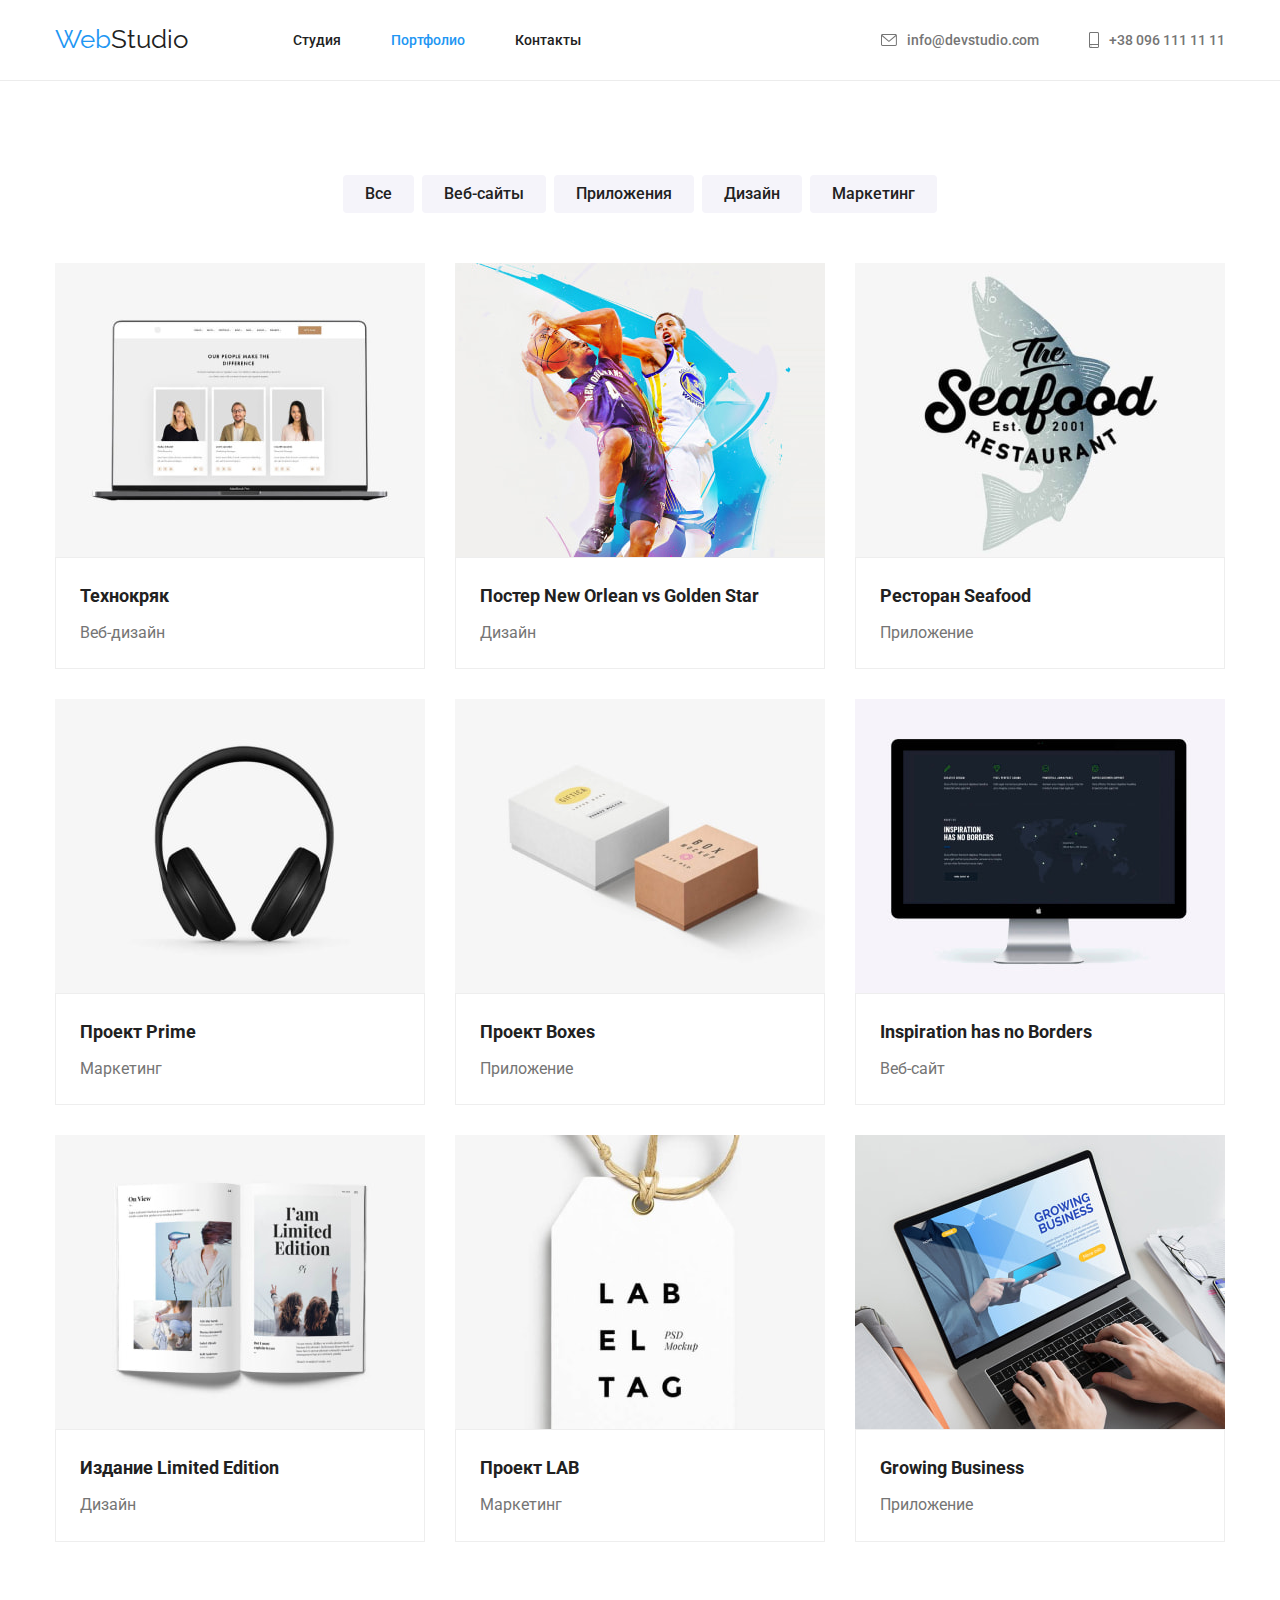
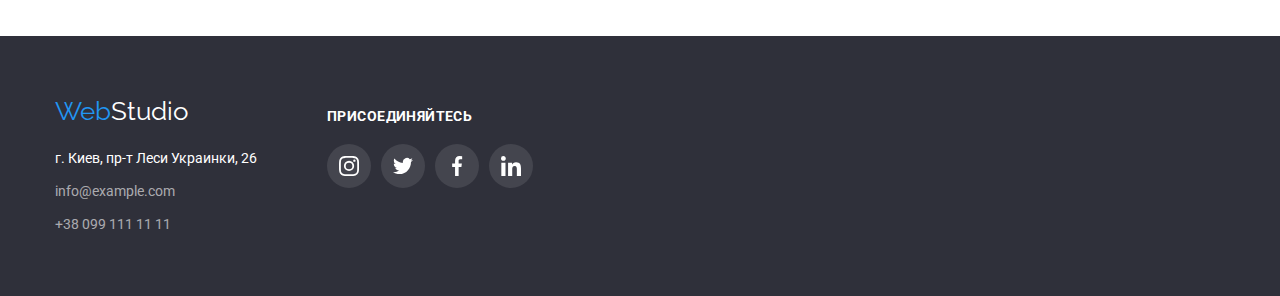
<file: portfolio.html>
<!DOCTYPE html>
<html lang="ru">
  <head>
    <meta charset="UTF-8" />
    <meta http-equiv="X-UA-Compatible" content="IE=edge" />
    <meta name="viewport" content="width=device-width, initial-scale=1.0" />
    <link rel="preconnect" href="https://fonts.googleapis.com" />
    <link rel="preconnect" href="https://fonts.gstatic.com" crossorigin />
    <link
      rel="stylesheet"
      href="https://cdnjs.cloudflare.com/ajax/libs/modern-normalize/1.1.0/modern-normalize.min.css"
    />
    <link
      href="https://fonts.googleapis.com/css2?family=Raleway:wght@700&family=Roboto:wght@400;500;700;900&display=swap"
      rel="stylesheet"
    />
    <link rel="stylesheet" href="./css/styles.css" />
    <title>Портфолио</title>
  </head>
  <body>
    <!--Хедер-->

     <header class="page-header">
      <div class="container header-flex">
        <nav class="nav-box-flex">
          <a class="link nav-box" href="index.html">
            <p class="logo-box">
              <span class="logoweb">Web</span><span class="logostudio">Studio</span>
            </p>
          </a>
          <ul class="site-nav list-decor site-nav-flex">
            <li class="site-nav-item">
              <a class="link" href="./index.html">Студия</a>
            </li>
            <li class="site-nav-item"><a class="link-current link" href="./portfolio.html">Портфолио</a></li>
            <li class="site-nav-item"><a class="link" href="">Контакты</a></li>
          </ul>
        </nav>

        <ul class="list-decor auth-nav-flex">
          <li class="auth-nav-list">  
              <a class="link email-position auth-nav-item" href="">
                <svg class="icon-email">
                <use href="./images/Sprite.svg#icon-envelope"></use>
              </svg>
                info@devstudio.com</a>
          </li>

          <li class="auth-nav-list"> 
              <a class="link auth-nav-item" href="">
                <svg class="icon-tel">
                <use href="./images/Sprite.svg#icon-smartphone"></use>
              </svg>
                +38 096 111 11 11</a>
          </li>
        </ul>
      </div>
    </header>

    <main>
      <!--Фильтр-->
      <section class="section">
        <h1 class="visually-hidden">Наши проекты</h1>
        <div class="container filter-box">
          <ul class="list-decor btn-flex">
            <li class="filter-item-btn">
              <button class="filter-button" type="button">Все</button>
            </li>
            <li class="filter-item-btn">
              <button class="filter-button" type="button">Веб-сайты</button>
            </li>
            <li class="filter-item-btn">
              <button class="filter-button" type="button">Приложения</button>
            </li>
            <li class="filter-item-btn">
              <button class="filter-button" type="button">Дизайн</button>
            </li>
            <li class="filter-item-btn">
              <button class="filter-button" type="button">Маркетинг</button>
            </li>
          </ul>
        </div>

        <!--Элементы фильтра-->
        <div class="container">
          <ul class="list-decor filter-flex">
            <li class="filter-card">
              <img class="image" src="./images/portfolio/web/web1.jpg" alt="Технокряк" />
              <div class="title-filter">
                <h2 class="project-name">Технокряк</h2>
                <p class="filter-name">Веб-дизайн</p>
              </div>
            </li>

            <li class="filter-card">
              <img
                class="image"
                src="./images/portfolio/designe/designe1.jpg"
                alt="Постер New Orlean vs Golden Star"
              />
              <div class="title-filter">
                <h2 class="project-name">Постер New Orlean vs Golden Star</h2>
                <p class="filter-name">Дизайн</p>
              </div>
            </li>
            <li class="filter-card">
              <img
                class="image"
                src="./images/portfolio/application/application1.jpg"
                alt="Ресторан Seafood"
              />
              <div class="title-filter">
                <h2 class="project-name">Ресторан Seafood</h2>
                <p class="filter-name">Приложение</p>
              </div>
            </li>
            <li class="filter-card">
              <img
                class="image"
                src="./images/portfolio/marketing/marketing1.jpg"
                alt="Проект Prime"
              />
              <div class="title-filter">
                <h2 class="project-name">Проект Prime</h2>
                <p class="filter-name">Маркетинг</p>
              </div>
            </li>
            <li class="filter-card">
              <img
                class="image"
                src="./images/portfolio/application/application2.jpg"
                alt="Проект Boxes"
              />
              <div class="title-filter">
                <h2 class="project-name">Проект Boxes</h2>
                <p class="filter-name">Приложение</p>
              </div>
            </li>
            <li class="filter-card">
              <img
                class="image"
                src="./images/portfolio/web/web2.jpg"
                alt="Inspiration has no Borders"
              />
              <div class="title-filter">
                <h2 class="project-name">Inspiration has no Borders</h2>
                <p class="filter-name">Веб-сайт</p>
              </div>
            </li>
            <li class="filter-card">
              <img
                class="image"
                src="./images/portfolio/designe/designe2.jpg"
                alt="Издание Limited Edition"
              />
              <div class="title-filter">
                <h2 class="project-name">Издание Limited Edition</h2>
                <p class="filter-name">Дизайн</p>
              </div>
            </li>
            <li class="filter-card">
              <img
                class="image"
                src="./images/portfolio/marketing/marketing2.jpg"
                alt="Проект LAB"
              />
              <div class="title-filter">
                <h2 class="project-name">Проект LAB</h2>
                <p class="filter-name">Маркетинг</p>
              </div>
            </li>
            <li class="filter-card">
              <img
                class="image"
                src="./images/portfolio/application/application3.jpg"
                alt="Growing Business"
                width="370"
              />
              <div class="title-filter">
                <h2 class="project-name">Growing Business</h2>
                <p class="filter-name">Приложение</p>
              </div>
            </li>
          </ul>
        </div>
      </section>
    </main>
    <!--Футер-->

    <footer class="page-footer">
      <div class="container footer-flex">
        <div>
          <a class="link" href="index.html">
            <span class="logoweb">Web</span><span class="logostudiofooter">Studio</span>
          </a>
          <address class="footer-сontact footer-box">
            <p class="address"><a class="link" href="">г. Киев, пр-т Леси Украинки, 26</a></p>
            <p class="team-email"><a class="link" href="">info@example.com</a></p>
            <p><a class="link" href="">+38 099 111 11 11</a></p>
          </address>
        </div>
        <div class="join">
          <h3 class="join-title">Присоединяйтесь</h3>
          <ul class="list-decor join-list">
            <li>
              <a class="join-item" href="">
                <svg class="icon-join">
                  <use href="./images/Sprite.svg#icon-instagram"></use>
                </svg>
              </a>
            </li>
            <li>
              <a class="join-item" href="">
                <svg class="icon-join">
                  <use href="./images/Sprite.svg#icon-twitter"></use>
                </svg>
              </a>
            </li>
            <li>
              <a class="join-item" href="">
                <svg class="icon-join">
                  <use href="./images/Sprite.svg#icon-facebook"></use>
                </svg>
              </a>
            </li>
            <li>
              <a class="join-item" href="">
                <svg class="icon-join">
                  <use href="./images/Sprite.svg#icon-linkedin"></use>
                </svg>
              </a>
            </li>
          </ul>
        </div>
      </div>
    </footer>
  </body>
</html>
</file>
<file: css/styles.css>
:root {
    --accent-color: #2196F3;
    --main-text-cl: #757575;
    --title-cl: #212121;
    --main-bgc: #E5E5E5;
    --secondary-bgc: #F5F4FA;
    --header-cl: #212121;
    --header-cl-hover: #2196F3;
    --our-team-card-cl: #FFFFFF;
    --portfolio-card-cl: #FFFFFF;
    --icon-cl: #AFB1B8
}

body {
    color: var(--main-text-cl);
    background-color:#FFFFFF ;
    font-family: 'Raleway', sans-serif;
    font-family: 'Roboto', sans-serif;
    font-style: normal;
    margin: 0;
}

.visually-hidden {
    position: absolute;
    white-space: nowrap;
    width: 1px;
    height: 1px;
    overflow: hidden;
    border: 0;
    padding: 0;
    clip: rect(0 0 0 0);
    clip-path: inset(50%);
    margin: -1px;
}
/* сброс всех margin c тегов Р*/
p {
    margin-top: 0;
    margin-bottom: 0;
}
/* сброс всех margin с тегов Н2 */
h1,
h2,
h3 {
    margin-top: 0;
    margin-bottom: 0;
}
.image {
    display: block;
    max-width: 100%;
    height: auto;
}

/* Логотип */

.page-header {
    border-bottom: 1px solid #ECECEC;
    margin-left: auto;
    margin-right: auto;
   
}


.container {
    /* background-color: powderblue; */
    /* outline: 2px solid tomato; */
    margin-left: auto;
    margin-right: auto;
    width: 1200px;
    padding-left: 15px;
    padding-right: 15px;
}
.link {
    text-decoration: none;
    
}
.section {
    padding-top: 94px;
    padding-bottom: 94px;
    /* outline: 5px solid #331e9e; */
}

.list-decor {
    list-style: none;
    padding: 0;
    margin: 0;
}
.logoweb {
    color:#2196F3 ;
    font-family:'Raleway';  
    font-size: 26px;
    line-height: 1.2;
}
.logostudio {
    color: #212121;
    font-family:'Raleway';
    font-size: 26px;
    line-height: 1.2;
    }


.logostudiofooter {
    color: #FFFFFF ;
    font-family:'Raleway';
    font-size: 26px;
    line-height: 1.2;
    }



/* Стилизация NAV */
.nav-box-flex {
   display: flex;  
}
.header-flex {
    display: flex;
    align-items: center;
}

.site-nav-flex {
    display: flex;
    margin-left: 93px; 
    align-items: center;    
}

.site-nav-flex .link {
    display: block;
    padding-top: 32px;
    padding-bottom: 32px;
}

.site-nav-item {
    margin-right: 50px;
}

.site-nav-item:last-child {
    margin-right: 0;
}



.site-nav .link {
    color: var(--header-cl);
    font-weight: 500;
    font-size: 14px;
    line-height: 1.15;
}
   
.site-nav .link:focus,
.site-nav .link:hover {
    color: var(--header-cl-hover);
    font-weight: 500;
    font-size: 14px;
    line-height: 1.15;
}
.site-nav .link-current {
    color: var(--header-cl-hover);
}

.auth-nav-flex {
    display: flex;
    align-items: center;
    justify-content: center;
    margin-left: auto;
    
}

.auth-nav-flex .link {
    
    padding-top: 32px;
    padding-bottom: 32px;


}

.email-position {
    margin-right: 50px;
}
.auth-nav-flex {
    font-weight: 500;
    font-size: 14px;  
    line-height: 1.15;
}

.auth-nav-list {
    display: flex;
}


.auth-nav-item {
    display: flex;
    align-items: center;
    color: var(--main-text-cl);
}

.auth-nav-item:hover {
    color: var(--accent-color);
}

.icon-email {
    width: 16px;
    height: 12px;
    margin-right: 10px;
    fill: currentColor;
}


.icon-tel {
    width: 10px;
    height: 16px;
    margin-right: 10px;
    fill: currentColor;
}


.nav-box {
    padding-top: 24px;
    
}

.logo-box {
    box-sizing: border-box;
    width: 145px;

}
/* Стилизация HERO */


.hero {
    background-color: #C4C4C4;
    background-image: url(../images/hero-fon.jpg),
    url(../images/hero-Overlay.png);

    max-height: 600px;
    max-width: 1600px;
    margin-left: auto;
    margin-right: auto;
    text-align: center;
    padding-top: 200px;
    padding-bottom: 280px;
    
    background-repeat: no-repeat;
    background-position: center;
    background-size: auto;
    
      
}

.hero-title {

    color: #FFFFFF;
    font-weight: 900;
    line-height: 1.36;
    font-size: 44px;
    letter-spacing: 0.06em;
    text-transform: uppercase;
    
    margin-left: auto;
    margin-right: auto;
    width: 696px;
    text-align: center;
    padding-bottom: 30px;
    
}

.hero-button {
    color: #FFFFFF;
    background-color: #2196F3;
    font-weight: 700;
    font-size: 16px;
    line-height: 1.9;
    cursor: pointer;
    box-shadow: 0px 4px 4px rgba(0, 0, 0, 0.15);
    border-radius: 4px;
    width: 200px;
    height: 50px;
    display: inline-block;
    
    letter-spacing: 0.06em;
    border-width: 0;
    
}


.hero-button:focus,
.hero-button:hover {
    background: #F5F4FA;
    color: #212121;
    font-weight: 700;
    font-size: 16px;
    line-height: 1.9;   
}


.our-priorities {
    color: #212121;
    font-weight: 700;
    font-size: 14px;
    line-height: 1.15;
    text-transform: uppercase;
    margin-top: 30px;
    margin-bottom: 10px; 
    letter-spacing: 0.03em;
}
.our-priorities-box {
    display: flex;
    justify-content: space-between;
}


.prioritie-flex {
    
    margin-right: 30px;
    width: 270px;
}


.prioritie-flex:last-child {
    margin-right: 0;
}

.priorities-text {
    font-size: 14px;
    line-height: 1.71;
    margin-top: 10px;
    letter-spacing: 0.03em;
}

.icon-prioritie {
    display: flex;
    width: 270px;
    height: 120px;
    background-color: var(--secondary-bgc);
    border-radius: 4px;
    justify-content: center;
    align-items: center;
    
    
}

.icon-prioritie-size {
    display: block;
    
    width: 70px;
    height: 70px;
    
}

/* Чем мы занимаемся */

.what-we-do {

    color: #212121;
    font-weight: 700;
    font-size: 36px;
    line-height: 1.17;
    text-align: center;

    margin-top: 0px;
    margin-bottom: 50px;
    
}
.dumping-top {
    margin-top: -94px;
}


.what-we-do-flex {
    display: flex;
    flex-basis: calc((100% - 60px) / 3);
}

.what-we-do-img {
    margin-right: 30px;
}

.what-we-do-img:last-child {
    margin-right: 0;
}


/* Наша команда */

.sec-our-team {
    background-color: var(--secondary-bgc);
    
}

.our-team {
    color: var(--title-cl);
    font-weight: 700;
    font-size: 36px;
    line-height: 1.17;
    text-align: center;
  
    margin-bottom: 50px; 
}

.our-team-flex {
    display: flex;
}
.our-team-card {
    
    flex-basis: calc((100% - 90px) / 4);
    background-color: var(--our-team-card-cl);
    box-shadow: 0px 1px 3px rgba(0, 0, 0, 0.12),
    0px 1px 1px rgba(0, 0, 0, 0.14),
    0px 2px 1px rgba(0, 0, 0, 0.2);
    border-radius: 0px 0px 4px 4px;

    margin-right: 30px;
}

.our-team-card:last-child {
    margin-right: 0;
}



.team-list {
    padding-top: 30px;
    
}


.team-name {
    color: #212121;
    font-weight: 500;
    font-size: 16px;
    line-height: 1.19;
    text-align: center;
    
    padding-bottom: 10px;
}


.team-expert {
    font-size: 16px;
    line-height: 1.19;
    text-align: center;
    
}

.media-list {
    display: flex;
    width: 206px;
    height: 44px;
    justify-content: space-between;

    margin: 16px 32px 30px 32px;
}

.media-item {
    display: flex;
    justify-content: center;
    align-items: center;
    
    width: 44px;
    height: 44px;
    background-color: var(--our-team-card-cl);
    border-radius: 50%;
}

.media-item:hover,
.media-item:focus {
    background-color: var(--accent-color);
}
.icon-media {
    
    width: 20px;
    height: 20px;
    
    fill: var(--icon-cl);

}

.media-item:hover .icon-media,
.media-item:focus .icon-media {
    fill: var(--our-team-card-cl);
}
    



/* Постоянные клиенты */





.clients {
    font-weight: 700;
    font-size: 36px;
    line-height: 42px;
    text-align: center;
    letter-spacing: 0.03em;
    
    color: var(--title-cl);
    text-align: center;
    margin-bottom: 50px;

}

.clients-list {
    display: flex;
    flex-wrap: wrap;
    
}


.clients-item {
    display: flex;
    width: calc((100% - 150px) / 6);
    height: 92px;
    
    border: 1px solid #AFB1B8;
    border-radius: 4px;

    margin-right: 30px;
    margin-bottom: 30px;

    padding: 16px 32px;
    background-color: var(--our-team-card-cl);
     
}
.clients-item:nth-last-child(-n + 6) {
    margin-bottom: 0;
}

.clients-item:nth-child(6n) {
    margin-right: 0;
}

.icon-clients {
    width: 106px;
    height: 60px;
    fill: var(--icon-cl)
}

.clients-item:hover .icon-clients,
.clients-item:focus .icon-clients {
    fill: var(--accent-color);
}


.clients-item:hover ,
.clients-item:focus {
    border: 1px solid var(--accent-color);
    cursor: pointer;
}



/* Футер */
.page-footer {
    background-color: #2F303A;
    padding-top: 60px;
    padding-bottom: 60px;
   
}

.footer-flex {
    display: flex;
    justify-content: first baseline;
    
}

.footer-сontact a {
    color: rgba(255, 255, 255, 0.6);
    font-size: 14px;
    line-height: 1.7;
    font-style: normal;
    text-decoration: none;

}
.footer-box {
    margin-top: 20px;
}

.team-email {
    margin-top: 9px;
    margin-bottom: 9px;
}



.address a {
    color: #FFFFFF;
}

.footer-сontact .link:focus,
.footer-сontact .link:hover {
    color: var(--accent-color);
    font-size: 14px;
    line-height: 1.7;
    font-style: normal;
}

.join {
    margin-left: 70px;
}

.join-title {
    font-weight: 700;
    font-size: 14px;
    line-height: 16px;
    letter-spacing: 0.03em;
    text-transform: uppercase;

    color: var(--our-team-card-cl);

    padding-top: 12px;
    padding-bottom: 20px;
}
.join-list {
    display: flex;
    width: 206px;
    height: 44px;
    justify-content: space-between;


}

.join-item {
    display: inline-flex;
    justify-content: center;
    align-items: center;

    width: 44px;
    height: 44px;
    background-color: rgba(255, 255, 255, 0.1);;
    border-radius: 50%;
}

.join-item:hover,
.join-item:focus {
    background-color: var(--accent-color);
    border-radius: 50%;
}

.icon-join {

    width: 20px;
    height: 20px;

    fill: var(--our-team-card-cl);

}




/* Портфолио */

.filter-flex {
    display: flex;
    flex-wrap: wrap;
}

.btn-flex {
    display: flex;
    justify-content: center;
}

.filter-button {

    font-weight: 500;
    font-size: 16px;
    line-height: 1.6;
    background-color: #F5F4FA;
    color: #212121;
    cursor: pointer;
    border-radius: 4px;
    padding: 6px 22px;
    border-width: 0px;

}

.filter-button:focus,
.filter-button:hover {
    background: var(--accent-color);
    color: #FFFFFF;
    box-shadow: 0px 3px 1px rgba(0, 0, 0, 0.1),
    0px 1px 2px rgba(0, 0, 0, 0.08),
    0px 2px 2px rgba(0, 0, 0, 0.12);

}

.filter-box {
    margin-bottom: 50px;
}
.filter-name {
    font-size: 16px;
    line-height: 1.9;
}
.filter-card {
    width: calc((100% - 60px) / 3);
    margin-right: 30px;
    margin-bottom: 30px;
    background: var(--portfolio-card-cl);  
}

.filter-card:nth-child(3n) {
    margin-right: 0;
}
.filter-card:nth-last-child(-n + 3) {
    margin-bottom: 0;
}
.filter-card {
    background-color: var(--our-team-card-cl);
 
}

.filter-card:hover,
.filter-card:focus {
    box-shadow: 0px 1px 1px rgba(0, 0, 0, 0.12), 
    0px 4px 4px rgba(0, 0, 0, 0.06), 
    1px 4px 6px rgba(0, 0, 0, 0.16);
}

.title-filter {
    padding: 20px 24px;
    border: 1px solid #EEEEEE;
}




.filter-item-btn {
    margin-right: 8px;

}
.filter-item-btn:last-child {
    margin-right: 0;
}

.project-name {
    margin-top: 0;
    margin-bottom: 0;
    color: #212121;
    font-weight: 700;
    font-size: 18px;
    line-height: 2;
    padding-bottom: 4px;
    
}
</file>
